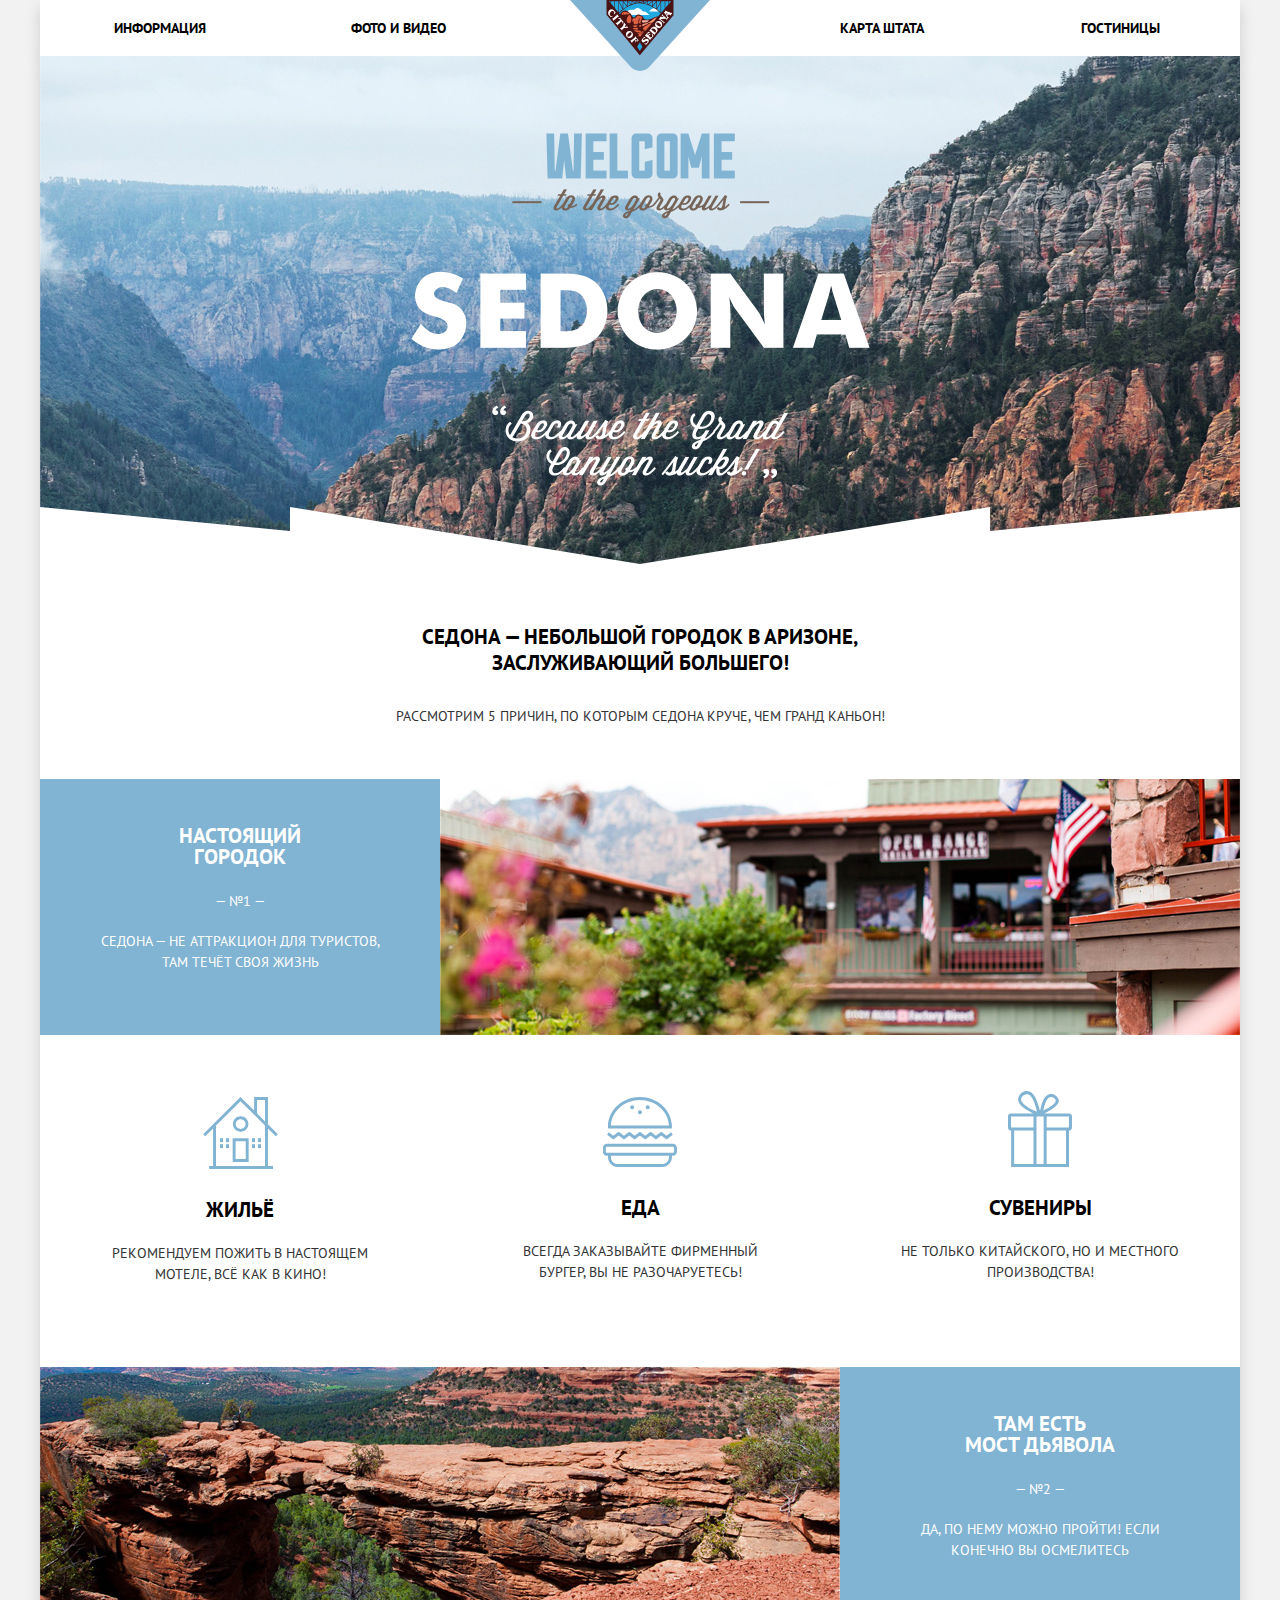
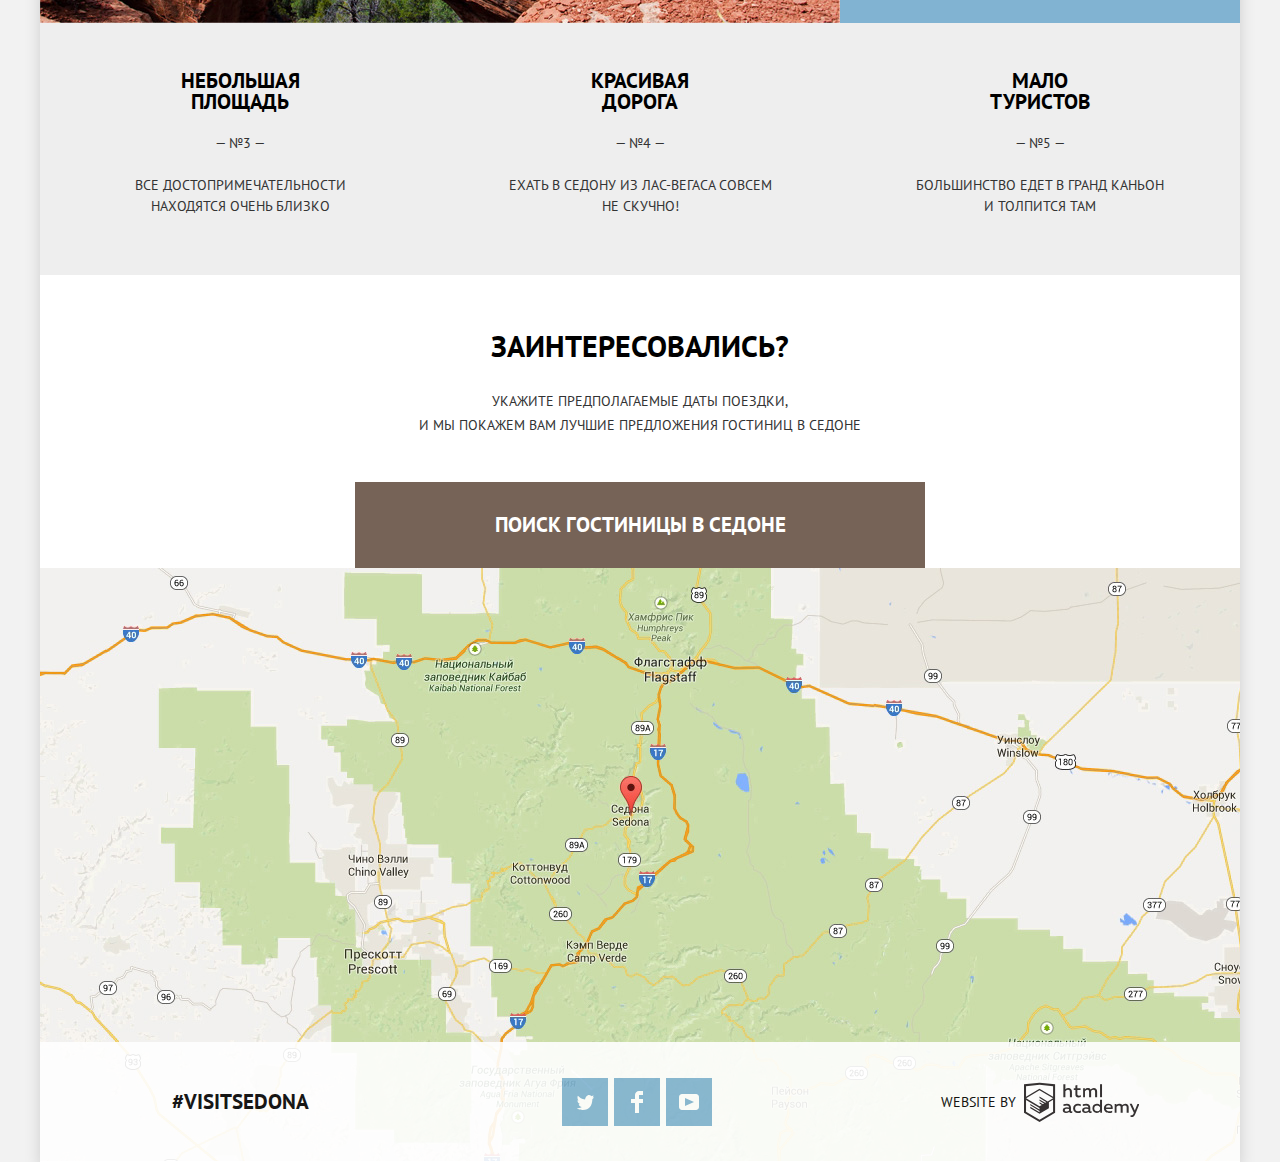
<file: index.html>
<!DOCTYPE html>
<html lang="ru">
  <head>
    <meta charset="utf-8">
    <title>HTML Academy: Седона</title>
    <link href="https://fonts.googleapis.com/css?family=PT+Sans:400,700&display=swap&subset=cyrillic" rel="stylesheet">
    <link href="css/normalize.css" rel="stylesheet">
    <link href="css/style-min.css" rel="stylesheet">
  </head>
  <body>
    <header class="container">
      <nav class="main-navigation">
        <a class="logo-city">
          <img src="img/logo-sedona.svg" width="140" height="71" alt="Логотип города">
        </a>

        <ul class="navigation-list">
          <li><a class="navigation-item" href="#">Информация</a></li>
          <li><a class="navigation-item" href="#">Фото и видео</a></li>
          <li><a class="navigation-item" href="#">Карта штата</a></li>
          <li><a class="navigation-item" href="hotels.html">Гостиницы</a></li>

        </ul>

      </nav>
    </header>
    <main class="container">
      <div class="intro">

        <div class="welcome">
          <img src="img/welcome.png" width="459" height="353" alt="Добро пожаловать в Седону">
        </div>


        <div class="information">

          <h1 class="main-head">Седона — небольшой городок в Аризоне, заслуживающий большего!</h1>

          <p>
            Рассмотрим 5 причин, по которым седона круче, чем гранд каньон!
          </P>

        </div>

      </div>

      <section class="content">

        <h2 class="visually-hidden">Преимущества</h2>

        <ul class="advantages">
          <li class="main-advantages">
            <div class="main-advantages-item">

              <div class="main-advantages-item-text">
                <h3>Настоящий городок</h3>
                <p>— №1 —</p>
                <p>Седона — не аттракцион для туристов, там течёт своя жизнь</p>
              </div>
              <div class="main-advantages-item-img">
                  <img class="main-advantage-photo" src="img/photo-1.jpg" width="800" height="256" alt="Фото города">
              </div>

            </div>
            <ul class="advantages-description">
              <li class="hotels">
                <h4>Жильё</h4>
                <p>Рекомендуем пожить в настоящем мотеле, всё как в кино!</p>
              </li>

              <li class="eats">
                <h4>Еда</h4>
                <p>Всегда заказывайте фирменный бургер, вы не разочаруетесь!</p>
              </li>

              <li class="presents">
                <h4>Сувениры</h4>
                <p>Не только китайского, но и местного производства!</p>
              </li>

            </ul>
          </li>
          <li class="main-advantages">
            <div class="main-advantages-item">
              <div class="main-advantages-item-img">
                <img class="main-advantage-photo" src="img/photo-2.jpg" width="800" height="256" alt="Фото местности">
              </div>

              <div class="main-advantages-item-text">
                <h3>Там есть <br> мост дьявола</h3>
                <p>— №2 —</p>
                <p>Да, по нему можно пройти! Если конечно вы осмелитесь</p>
              </div>
            </div>
          </li>
        </ul>
        <ul  class="other-advantages">
          <li class="advantages-item">
            <h3>Небольшая площадь</h3>
            <p>— №3 —</p>
            <p>Все достопримечательности находятся очень близко</p>
          </li>

          <li  class="advantages-item">
            <h3>Красивая дорога</h3>
            <p>— №4 —</p>
            <p>Ехать в Седону из Лас-Вегаса совсем не скучно!</p>
          </li>

          <li  class="advantages-item">
            <h3>Мало туристов</h3>
            <p>— №5 —</p>
            <p>Большинство едет в гранд каньон <br> и толпится там</p>
          </li>
        </ul>

      </section>

      <section class="reserve">
        <div class="reserve-head">

          <h2>Заинтересовались?</h2>

          <p>
            Укажите предполагаемые даты поездки, <br>
            и мы покажем вам лучшие предложения гостиниц в Седоне
          </p>
          <button class="open-form" type="button" name="open-form-search">Поиск гостиницы в седоне</button>
        </div>
        <div class="container-form">
          <iframe class="map-link" src="https://www.google.com/maps/embed?pb=!1m18!1m12!1m3!1d814533.4430291525!2d-111.95664184459942!3d34.93209598606786!2m3!1f0!2f0!3f0!3m2!1i1024!2i768!4f13.1!3m3!1m2!1s0x872da132f942b00d%3A0x5548c523fa6c8efd!2z0KHQtdC00L7QvdCwLCDQkNGA0LjQt9C-0L3QsCA4NjMzNiwg0KHQqNCQ!5e0!3m2!1sru!2sby!4v1570869610370!5m2!1sru!2sby"
          width="1200" height="594" style="border:0;" allowfullscreen="">
          </iframe>
          <!-- <div class="map"> -->

            <form class="form-reservation form-reservation-show" action="https://echo.htmlacademy.ru" method="post">

              <div class="container-input-inn">
                <label for="search-date-in">Дата заезда:</label>
                <input class="input-date" id="search-date-in" type="text" name="date-in" placeholder="24 апреля 2017">
                <!-- <button class="button-calendar" type="button" name="button-date-in" > -->
                  <svg  class="calendar" version="1.1" xmlns="http://www.w3.org/2000/svg" xmlns:xlink="http://www.w3.org/1999/xlink" x="0px" y="0px"
	                 width="21px" height="22px" viewBox="0 0 21 22" enable-background="new 0 0 21 22" xml:space="preserve" aria-label="Открыть окно подбора даты заезда">
                    <g>
                      <path d="M19.251,2.025h-2.845V0.648c0-0.381-0.294-0.689-0.656-0.689c-0.363,0-0.656,0.308-0.656,0.689v1.377h-3.938V0.648
		                    c0-0.381-0.294-0.689-0.655-0.689c-0.363,0-0.657,0.308-0.657,0.689v1.377H5.906V0.648c0-0.381-0.294-0.689-0.656-0.689
		                    c-0.363,0-0.657,0.308-0.657,0.689v1.377H1.75C0.784,2.025,0,2.847,0,3.862v16.302C0,21.179,0.784,22,1.75,22h17.501
		                    C20.217,22,21,21.179,21,20.164V3.862C21,2.847,20.217,2.025,19.251,2.025z M19.688,20.164c0,0.253-0.195,0.459-0.437,0.459H1.75
		                    c-0.241,0-0.438-0.206-0.438-0.459V3.862c0-0.253,0.196-0.459,0.438-0.459h2.844v1.378c0,0.381,0.294,0.689,0.657,0.689
		                    c0.362,0,0.656-0.308,0.656-0.689V3.403h3.938v1.378c0,0.381,0.294,0.689,0.657,0.689c0.361,0,0.655-0.308,0.655-0.689V3.403h3.938
		                    v1.378c0,0.381,0.293,0.689,0.656,0.689c0.362,0,0.656-0.308,0.656-0.689V3.403h2.845c0.241,0,0.437,0.206,0.437,0.459V20.164z"/>
	                    <rect x="4.594" y="8.225" width="2.625" height="2.066"/>
	                    <rect x="4.594" y="11.668" width="2.625" height="2.067"/>
	                    <rect x="4.594" y="15.112" width="2.625" height="2.066"/>
	                    <rect x="9.188" y="15.112" width="2.625" height="2.066"/>
	                    <rect x="9.188" y="11.668" width="2.625" height="2.067"/>
	                    <rect x="9.188" y="8.225" width="2.625" height="2.066"/>
	                    <rect x="13.781" y="15.112" width="2.625" height="2.066"/>
	                    <rect x="13.781" y="11.668" width="2.625" height="2.067"/>
	                    <rect x="13.781" y="8.225" width="2.625" height="2.066"/>
                    </g>
                  </svg>
                <!-- </button> -->
              </div>

              <div class="container-input-out">
                <label for="search-date-out">Дата выезда:</label>
                <input  class="input-date" id="search-date-out" type="text" name="date-out" placeholder="4 июля 2017">
                <!-- <button class="button-calendar" type="button" name="button-date-out" > -->
                  <svg  class="calendar" version="1.1" xmlns="http://www.w3.org/2000/svg" xmlns:xlink="http://www.w3.org/1999/xlink" x="0px" y="0px"
	                 width="21px" height="22px" viewBox="0 0 21 22" enable-background="new 0 0 21 22" xml:space="preserve" aria-label="Открыть окно подбора даты выезда">
                    <g>
                      <path d="M19.251,2.025h-2.845V0.648c0-0.381-0.294-0.689-0.656-0.689c-0.363,0-0.656,0.308-0.656,0.689v1.377h-3.938V0.648
		                    c0-0.381-0.294-0.689-0.655-0.689c-0.363,0-0.657,0.308-0.657,0.689v1.377H5.906V0.648c0-0.381-0.294-0.689-0.656-0.689
		                    c-0.363,0-0.657,0.308-0.657,0.689v1.377H1.75C0.784,2.025,0,2.847,0,3.862v16.302C0,21.179,0.784,22,1.75,22h17.501
		                    C20.217,22,21,21.179,21,20.164V3.862C21,2.847,20.217,2.025,19.251,2.025z M19.688,20.164c0,0.253-0.195,0.459-0.437,0.459H1.75
		                    c-0.241,0-0.438-0.206-0.438-0.459V3.862c0-0.253,0.196-0.459,0.438-0.459h2.844v1.378c0,0.381,0.294,0.689,0.657,0.689
		                    c0.362,0,0.656-0.308,0.656-0.689V3.403h3.938v1.378c0,0.381,0.294,0.689,0.657,0.689c0.361,0,0.655-0.308,0.655-0.689V3.403h3.938
		                    v1.378c0,0.381,0.293,0.689,0.656,0.689c0.362,0,0.656-0.308,0.656-0.689V3.403h2.845c0.241,0,0.437,0.206,0.437,0.459V20.164z"/>
	                    <rect x="4.594" y="8.225" width="2.625" height="2.066"/>
	                    <rect x="4.594" y="11.668" width="2.625" height="2.067"/>
	                    <rect x="4.594" y="15.112" width="2.625" height="2.066"/>
	                    <rect x="9.188" y="15.112" width="2.625" height="2.066"/>
	                    <rect x="9.188" y="11.668" width="2.625" height="2.067"/>
	                    <rect x="9.188" y="8.225" width="2.625" height="2.066"/>
	                    <rect x="13.781" y="15.112" width="2.625" height="2.066"/>
	                    <rect x="13.781" y="11.668" width="2.625" height="2.067"/>
	                    <rect x="13.781" y="8.225" width="2.625" height="2.066"/>
                    </g>
                  </svg>
                <!-- </button> -->
              </div>

              <div class="count-people">
                <div class="count-people-item-adult">
                  <label for="search-adult">Взрослые:</label>
                  <button class="button-count-minus" type="button" name="adult-min" aria-label="Уменьшить количество взрослых"></button>
                  <input class="input-count" id="search-adult" type="text" name="adult" placeholder="2">
                  <button class="button-count-plus" type="button" name="adult-max" aria-label="Увеличить количество взрослых"></button>
                </div>

                <div class="count-people-item-children">
                  <label for="search-children">Дети:</label>
                  <button class="button-count-minus" type="button" name="children-min" aria-label="Уменьшить количество детей"></button>
                  <input class="input-count" id="search-children" type="text" name="children" placeholder="0">
                  <button class="button-count-plus" type="button" name="children-max" aria-label="Увеличить количество детей"></button>
                </div>
              </div>

              <button class="search" type="submit" name="search">Найти</button>
            </form>
          <!-- </div> -->
        </div>
      </section>
    </main>
    <footer class="container footer-container">

      <div class="footer footer-main">
        <p class="hashtag">
          #visitsedona
        </p>

        <ul class="social">
          <li class="social-button"><a class="twitter" href="#" aria-label="twitter"></a></li>
          <li class="social-button"><a class="facebook" href="#" aria-label="facebook"></a></li>
          <li class="social-button"><a class="youtube" href="#" aria-label="youtube"></a></li>
        </ul>

        <div class="copyright">
          <p>Website by</p>
          <a href="https://htmlacademy.ru/intensive/htmlcss">
            <svg class="logo_academy" xmlns="http://www.w3.org/2000/svg" viewBox="0 0 113 39" width="115px" height="41px" aria-label="Разработчик сайта">
              <title>logo_name</title>
              <path d="M401.93,351.51a2.07,2.07,0,0,0,.58-0.11v1.4a3.41,3.41,0,0,1-1.24.22,1.75,1.75,0,0,1-1.75-1,5.08,5.08,0,0,1-3.3,1.13c-1.59,0-3.06-.87-3.06-2.68,0-2.24,2.08-2.93,3.9-2.93a11.63,11.63,0,0,1,2.28.26v-0.31c0-1.09-.8-1.86-2.3-1.86a7.79,7.79,0,0,0-3.15.67v-1.79a10.72,10.72,0,0,1,3.35-.58c2.48,0,4,1.18,4,3.83v3.14A0.57,0.57,0,0,0,401.93,351.51Zm-6.76-1.19a1.42,1.42,0,0,0,1.64,1.29,3.56,3.56,0,0,0,2.53-1V349.1a10.21,10.21,0,0,0-1.9-.22C396.34,348.89,395.17,349.23,395.17,350.33Z" transform="translate(-355.09 -323.29)"/>
              <path d="M408.15,343.91a5.29,5.29,0,0,1,2.7.67v1.79a4.28,4.28,0,0,0-2.42-.73,2.89,2.89,0,1,0,0,5.76,5.26,5.26,0,0,0,2.55-.67v1.8a6.58,6.58,0,0,1-2.9.6,4.42,4.42,0,0,1-4.72-4.54A4.54,4.54,0,0,1,408.15,343.91Z" transform="translate(-355.09 -323.29)" />
              <path d="M420.93,351.51a2.07,2.07,0,0,0,.58-0.11v1.4a3.41,3.41,0,0,1-1.24.22,1.75,1.75,0,0,1-1.75-1,5.08,5.08,0,0,1-3.3,1.13c-1.59,0-3.06-.87-3.06-2.68,0-2.24,2.08-2.93,3.9-2.93a11.63,11.63,0,0,1,2.28.26v-0.31c0-1.09-.8-1.86-2.3-1.86a7.79,7.79,0,0,0-3.15.67v-1.79a10.72,10.72,0,0,1,3.35-.58c2.48,0,4,1.18,4,3.83v3.14A0.57,0.57,0,0,0,420.93,351.51Zm-6.76-1.19a1.42,1.42,0,0,0,1.64,1.29,3.56,3.56,0,0,0,2.53-1V349.1a10.21,10.21,0,0,0-1.9-.22C415.33,348.89,414.17,349.23,414.17,350.33Z" transform="translate(-355.09 -323.29)"/>
              <path d="M431.76,340.14V352.9H430v-1.39a4.07,4.07,0,0,1-3.35,1.62,4.62,4.62,0,0,1,0-9.22,4,4,0,0,1,3.15,1.37v-5.14h2ZM427,345.62a2.9,2.9,0,0,0,0,5.8,3,3,0,0,0,2.79-1.84v-2.13A3.06,3.06,0,0,0,427,345.62Z" transform="translate(-355.09 -323.29)"/>
              <path d="M438.08,343.91c3.48,0,4.68,2.81,4.12,5.34h-6.58c0.22,1.57,1.75,2.22,3.35,2.22a6.41,6.41,0,0,0,2.77-.62v1.68a7.5,7.5,0,0,1-3.14.6c-2.68,0-5-1.53-5-4.61A4.39,4.39,0,0,1,438.08,343.91Zm0.09,1.62a2.39,2.39,0,0,0-2.57,2.26h4.85A2.06,2.06,0,0,0,438.17,345.53Z" transform="translate(-355.09 -323.29)" />
              <path d="M444.19,352.9v-8.75h1.73v1.09a4,4,0,0,1,2.92-1.33,3,3,0,0,1,2.73,1.4,4.33,4.33,0,0,1,3.06-1.4,3.21,3.21,0,0,1,3.32,3.52v5.47h-2v-5.41a1.67,1.67,0,0,0-1.73-1.84,2.94,2.94,0,0,0-2.17,1.18c0,0.2,0,.4,0,0.6v5.47h-2v-5.41a1.67,1.67,0,0,0-1.73-1.84,3.11,3.11,0,0,0-2.32,1.35v5.91h-2Z" transform="translate(-355.09 -323.29)"/>
              <path d="M466.56,344.15h2l-4.1,9.93c-0.95,2.28-2.19,3-3.52,3a5,5,0,0,1-1.15-.15v-1.66a3,3,0,0,0,.89.13c0.95,0,1.66-.67,2.17-2l0.18-.44-4.16-8.82H461l3,6.6Z" transform="translate(-355.09 -323.29)" />
              <path d="M395.75,324.82v5a4,4,0,0,1,2.83-1.2,3.41,3.41,0,0,1,3.61,3.57v5.41h-2v-5.16a1.9,1.9,0,0,0-2-2.1,3.08,3.08,0,0,0-2.44,1.46v5.8h-2V324.82h2Z" transform="translate(-355.09 -323.29)" />
              <path d="M407.52,325.71v3.12h3.17v1.71h-3.17v4c0,1.15.53,1.53,1.66,1.53a4.71,4.71,0,0,0,1.77-.35v1.68a7.14,7.14,0,0,1-2.35.38,2.68,2.68,0,0,1-3-2.88v-4.38H404v-1.71h1.57v-2.64Z" transform="translate(-355.09 -323.29)"/>
              <path d="M413.19,337.58v-8.75h1.73v1.09a4,4,0,0,1,2.92-1.33,3,3,0,0,1,2.73,1.4,4.33,4.33,0,0,1,3.06-1.4,3.21,3.21,0,0,1,3.32,3.52v5.47h-2v-5.41a1.67,1.67,0,0,0-1.73-1.84,2.94,2.94,0,0,0-2.17,1.18c0,0.2,0,.4,0,0.6v5.47h-2v-5.41a1.67,1.67,0,0,0-1.73-1.84,3.11,3.11,0,0,0-2.32,1.35v5.91h-2Z" transform="translate(-355.09 -323.29)" />
              <rect x="74.72" y="1.52" width="1.95" height="12.76"/>
              <path d="M370.53,323.31l-0.16,0-15.28,1.6v28L370.37,362l15.28-9.09v-28Zm13.12,28.45-13.28,7.9-13.28-7.9V340.28l13.22,7.87,0,1.43-9.07-5.4v1.38l9.11,5.47,0,1.46-9.1-5.42v1.38l9.11,5.47h0l9.19-5.5v-1.39h0v-4.52l4.1-2.45v11.67Zm0-13.16L380,340.74h0l-1.68,1-8-4.76v1.38l6.84,4.07-0.06,0-0.15.09-1,.57-5.64-3.36v1.38l4.45,2.65-1.05.7,0,0-3.36-2v1.38l2.21,1.3-2.25,1.35-13.16-7.82,13.17-7.92h0Zm0-1.39-13.35-7.87h0l-13.2,7.86v-10.5l13.28-1.39,13.28,1.39v10.51Z" transform="translate(-355.09 -323.29)"/>
            </svg>
          </a>
        </div>
      </div>
    </footer>
    <script src="js/popup-min.js"></script>
  </body>
</html>
</file>
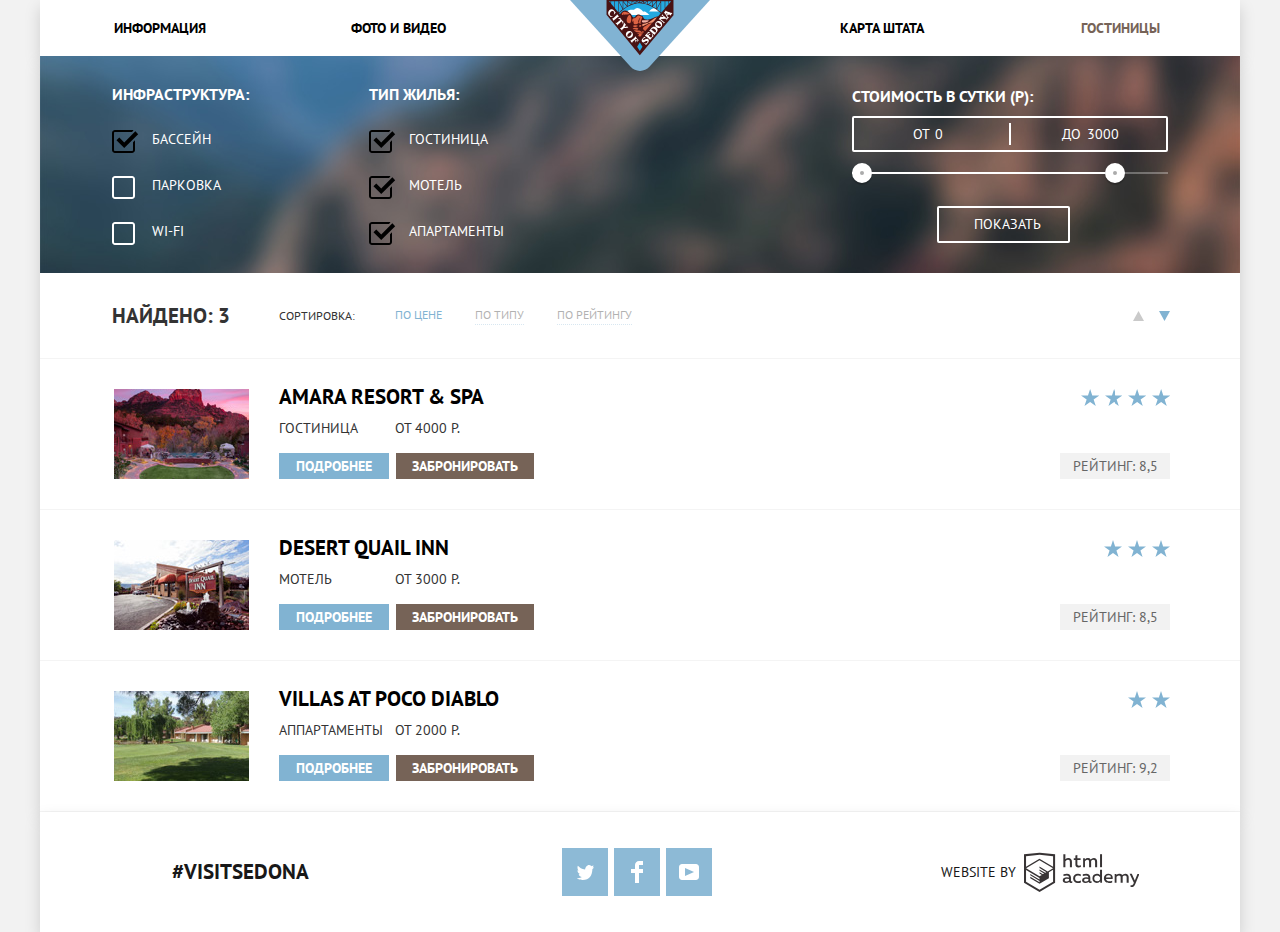
<file: hotels.html>
<!DOCTYPE html>
<html lang="ru">
  <head>
    <meta charset="utf-8">
    <title>HTML Academy: Седона</title>
    <link href="https://fonts.googleapis.com/css?family=PT+Sans:400,700&display=swap&subset=cyrillic" rel="stylesheet">
    <link href="css/normalize.css" rel="stylesheet">
    <link href="css/style-min.css" rel="stylesheet">
  </head>
  <body>
    <header class="container">
      <nav  class="main-navigation">
        <a class="logo-city" href="index.html">
          <img src="img/logo-sedona.svg" width="140" height="71" alt="Логотип города">
        </a>

        <ul class="navigation-list">
          <li><a class="navigation-item" href="#">Информация</a></li>
          <li><a class="navigation-item" href="#">Фото и видео</a></li>
          <li><a class="navigation-item" href="#">Карта штата</a></li>
          <li><a class="navigation-item navigation-item-current">Гостиницы</a></li>
        </ul>
      </nav>
    </header>

    <main class="container">

      <h1 class="visually-hidden">Каталог</h1>

      <section>
        <h2 class="visually-hidden">Фильтр</h2>
        <form class="form-filter" action="https://echo.htmlacademy.ru" method="post">

          <div class="filters">
            <fieldset>
              <legend>Инфраструктура:</legend>
              <ul class="filter-list">
                <li>
                  <label for="filter-swimmingpull" class="filter-checkbox">
                    <input id="filter-swimmingpull" class="visually-hidden" type="checkbox" name="swimmingpull" checked>
                    <span class="checkbox-indicator"></span>
                    <span class="checkbox-name">Бассейн</span>
                  </label>
                </li>
                <li>
                  <label for="filter-parcking" class="filter-checkbox">
                    <input id="filter-parcking" class="visually-hidden" type="checkbox" name="parcking">
                    <span class="checkbox-indicator"></span>
                    <span class="checkbox-name">Парковка</span>
                  </label>
                </li>
                <li>
                  <label for="filter-wifi" class="filter-checkbox">
                    <input id="filter-wifi" class="visually-hidden" type="checkbox" name="wifi">
                    <span class="checkbox-indicator"></span>
                    <span class="checkbox-name">wi-fi</span>
                  </label>
                </li>
              </ul>
            </fieldset>

            <fieldset>
              <legend>Тип жилья:</legend>
              <ul  class="filter-list">
                <li>
                  <label for="filter-hotel" class="filter-checkbox">
                    <input id="filter-hotel" class="visually-hidden" type="checkbox" name="hotel" checked>
                    <span class="checkbox-indicator"></span>
                    <span class="checkbox-name">гостиница</span>
                  </label>
                </li>
                <li>
                  <label for="filter-motel" class="filter-checkbox">
                    <input id="filter-motel" class="visually-hidden" type="checkbox" name="motel" checked>
                    <span class="checkbox-indicator"></span>
                    <span class="checkbox-name">мотель</span>
                  </label>
                </li>
                <li>
                  <label for="filter-apartment" class="filter-checkbox">
                    <input id="filter-apartment" class="visually-hidden" type="checkbox" name="apartment" checked>
                    <span class="checkbox-indicator"></span>
                    <span class="checkbox-name">апартаменты</span>
                  </label>
                </li>
              </ul>
            </fieldset>
          </div>

          <div class="filter-range">
            <div class="filter-range-title">Стоимость в сутки (р):</div>
            <div class="price-controls">
              <label class="min-price">от <input type="text" name="min-price" value="0"></label>
              <label class="max-price">до <input type="text" name="max-price" value="3000"></label>
            </div>
            <div class="range-controls">
              <div class="scale">
                <div class="bar"></div>
              </div>
              <div class="range-toggle range-toggle-min"></div>
              <div class="range-toggle range-toggle-max"></div>
            </div>
            <button class="btn-transparent" type="submit" name="show">Показать</button>
          </div>
        </form>
      </section>

      <section  class="sort-hotels">
        <div class="sort-info">
          <h2 class="visually-hidden">Сотртировка</h2>
          <p class="search-count">Найдено: 3</p>
          <p class="label-ul">сортировка:</p>
          <ul class="sort">
            <li class="sort-item"><a class="check" href="#">по цене</a></li>
            <li class="sort-item"><a class="disabled" href="#">по типу</a></li>
            <li class="sort-item"><a class="disabled" href="#">по рейтингу</a></li>
          </ul>

        </div>
        <div class="direction">
          <a class="direction-sort" href="#">
            <svg xmlns="http://www.w3.org/2000/svg" width="11" height="10" viewBox="0 0 11 10" aria-label="Направление сортировки по-возрастанию">
              <path fill="#231F20" d="M5.5 0L0 10h11z"/>
            </svg>
          </a>
          <a class="direction-sort direction-sort-active" href="#">
            <svg xmlns="http://www.w3.org/2000/svg" width="11" height="10" viewBox="0 0 11 10" aria-label="Направление сортировки по-убыванию">
              <path fill="#231F20" d="M5.5 10L0 0h11"/>
            </svg>
          </a>
        </div>
      </section>

      <section>

        <h2 class="visually-hidden">Отобранные варианты</h2>

        <ul class="hotels-list">
          <li class="hotels-list-item">
            <div class="hotels-list-container">
              <p class="hotels-item-photo">
                <img src="img/hotel-amara-resort.jpg" width="135" height="90" alt="Amara resort and spa">
              </p>
              <div class="hotels-item">
                <div class="hotels-item-info">
                  <h3>
                    <a class="hotel-name" href="#">Amara resort & spa</a>
                  </h3>

                  <div class="hotels-item-coast">
                    <p>Гостиница</p>
                    <p>от 4000 р.</p>
                  </div>

                </div>

                <p class="hotels-item-button">
                  <a class="button info" href="#">Подробнее</a>
                  <a class="button order" href="#">Забронировать</a>
                </p>
              </div>
            </div>
            <div class="hotels-item-rating">
              <p class="stars stars-4" aria-label="4 звезды"></p>
              <p class="rating">Рейтинг: 8,5</p>
            </div>

          </li>

          <li class="hotels-list-item">
            <div class="hotels-list-container">
              <p class="hotels-item-photo">
                <img src="img/hotel-desert-quail-inn.jpg" width="135" height="90" alt="Desert Quail Inn">
              </p>
              <div class="hotels-item">
                <div class="hotels-item-info">
                  <h3>
                    <a class="hotel-name" href="#">Desert Quail Inn</a>
                  </h3>
                  <div class="hotels-item-coast">
                    <p>Мотель</p>
                    <p>от 3000 р.</p>
                  </div>
                </div>

                <p class="hotels-item-button">
                  <a class="button info" href="#">Подробнее</a>
                  <a class="button order" href="#">Забронировать</a>
                </p>
              </div>
            </div>
            <div class="hotels-item-rating">
              <p class="stars stars-3" aria-label="3 звезды"></p>
              <p class="rating">Рейтинг: 8,5</p>
            </div>

          </li>

          <li class="hotels-list-item">
            <div class="hotels-list-container">
              <p class="hotels-item-photo">
                <img src="img/hotel-villas-at-poco-diablo.jpg" width="135" height="90" alt="Villas at poco diablo">
              </p>
              <div class="hotels-item">
                <div class="hotels-item-info">
                  <h3>
                    <a class="hotel-name" href="#">Villas at poco diablo</a>
                  </h3>
                  <div class="hotels-item-coast">
                    <p>Аппартаменты</p>
                    <p>от 2000 р.</p>
                  </div>
                </div>
                <p class="hotels-item-button">
                  <a  class="button info" href="#">Подробнее</a>
                  <a class="button order" href="#">Забронировать</a>
                </p>
              </div>
            </div>
            <div class="hotels-item-rating">
              <p class="stars stars-2" aria-label="2 звезды"></p>
              <p class="rating">Рейтинг: 9,2</p>
            </div>

          </li>
        </ul>
      </section>

    </main>
    <footer class="container footer-container">
      <div class="footer">
        <p class="hashtag">
          #visitsedona
        </p>

        <ul class="social">
          <li class="social-button"><a class="twitter" href="#" aria-label="twitter"></a></li>
          <li class="social-button"><a class="facebook" href="#" aria-label="facebook"></a></li>
          <li class="social-button"><a class="youtube" href="#" aria-label="youtube"></a></li>
        </ul>

        <p class="copyright">
          Website by
          <a href="https://htmlacademy.ru/intensive/htmlcss">
            <svg class="logo_academy" xmlns="http://www.w3.org/2000/svg" viewBox="0 0 113 39" width="115px" height="41px" aria-label="Разработчик сайта">
              <title>logo_name</title>
              <path d="M401.93,351.51a2.07,2.07,0,0,0,.58-0.11v1.4a3.41,3.41,0,0,1-1.24.22,1.75,1.75,0,0,1-1.75-1,5.08,5.08,0,0,1-3.3,1.13c-1.59,0-3.06-.87-3.06-2.68,0-2.24,2.08-2.93,3.9-2.93a11.63,11.63,0,0,1,2.28.26v-0.31c0-1.09-.8-1.86-2.3-1.86a7.79,7.79,0,0,0-3.15.67v-1.79a10.72,10.72,0,0,1,3.35-.58c2.48,0,4,1.18,4,3.83v3.14A0.57,0.57,0,0,0,401.93,351.51Zm-6.76-1.19a1.42,1.42,0,0,0,1.64,1.29,3.56,3.56,0,0,0,2.53-1V349.1a10.21,10.21,0,0,0-1.9-.22C396.34,348.89,395.17,349.23,395.17,350.33Z" transform="translate(-355.09 -323.29)"/>
              <path d="M408.15,343.91a5.29,5.29,0,0,1,2.7.67v1.79a4.28,4.28,0,0,0-2.42-.73,2.89,2.89,0,1,0,0,5.76,5.26,5.26,0,0,0,2.55-.67v1.8a6.58,6.58,0,0,1-2.9.6,4.42,4.42,0,0,1-4.72-4.54A4.54,4.54,0,0,1,408.15,343.91Z" transform="translate(-355.09 -323.29)" />
              <path d="M420.93,351.51a2.07,2.07,0,0,0,.58-0.11v1.4a3.41,3.41,0,0,1-1.24.22,1.75,1.75,0,0,1-1.75-1,5.08,5.08,0,0,1-3.3,1.13c-1.59,0-3.06-.87-3.06-2.68,0-2.24,2.08-2.93,3.9-2.93a11.63,11.63,0,0,1,2.28.26v-0.31c0-1.09-.8-1.86-2.3-1.86a7.79,7.79,0,0,0-3.15.67v-1.79a10.72,10.72,0,0,1,3.35-.58c2.48,0,4,1.18,4,3.83v3.14A0.57,0.57,0,0,0,420.93,351.51Zm-6.76-1.19a1.42,1.42,0,0,0,1.64,1.29,3.56,3.56,0,0,0,2.53-1V349.1a10.21,10.21,0,0,0-1.9-.22C415.33,348.89,414.17,349.23,414.17,350.33Z" transform="translate(-355.09 -323.29)"/>
              <path d="M431.76,340.14V352.9H430v-1.39a4.07,4.07,0,0,1-3.35,1.62,4.62,4.62,0,0,1,0-9.22,4,4,0,0,1,3.15,1.37v-5.14h2ZM427,345.62a2.9,2.9,0,0,0,0,5.8,3,3,0,0,0,2.79-1.84v-2.13A3.06,3.06,0,0,0,427,345.62Z" transform="translate(-355.09 -323.29)"/>
              <path d="M438.08,343.91c3.48,0,4.68,2.81,4.12,5.34h-6.58c0.22,1.57,1.75,2.22,3.35,2.22a6.41,6.41,0,0,0,2.77-.62v1.68a7.5,7.5,0,0,1-3.14.6c-2.68,0-5-1.53-5-4.61A4.39,4.39,0,0,1,438.08,343.91Zm0.09,1.62a2.39,2.39,0,0,0-2.57,2.26h4.85A2.06,2.06,0,0,0,438.17,345.53Z" transform="translate(-355.09 -323.29)" />
              <path d="M444.19,352.9v-8.75h1.73v1.09a4,4,0,0,1,2.92-1.33,3,3,0,0,1,2.73,1.4,4.33,4.33,0,0,1,3.06-1.4,3.21,3.21,0,0,1,3.32,3.52v5.47h-2v-5.41a1.67,1.67,0,0,0-1.73-1.84,2.94,2.94,0,0,0-2.17,1.18c0,0.2,0,.4,0,0.6v5.47h-2v-5.41a1.67,1.67,0,0,0-1.73-1.84,3.11,3.11,0,0,0-2.32,1.35v5.91h-2Z" transform="translate(-355.09 -323.29)"/>
              <path d="M466.56,344.15h2l-4.1,9.93c-0.95,2.28-2.19,3-3.52,3a5,5,0,0,1-1.15-.15v-1.66a3,3,0,0,0,.89.13c0.95,0,1.66-.67,2.17-2l0.18-.44-4.16-8.82H461l3,6.6Z" transform="translate(-355.09 -323.29)" />
              <path d="M395.75,324.82v5a4,4,0,0,1,2.83-1.2,3.41,3.41,0,0,1,3.61,3.57v5.41h-2v-5.16a1.9,1.9,0,0,0-2-2.1,3.08,3.08,0,0,0-2.44,1.46v5.8h-2V324.82h2Z" transform="translate(-355.09 -323.29)" />
              <path d="M407.52,325.71v3.12h3.17v1.71h-3.17v4c0,1.15.53,1.53,1.66,1.53a4.71,4.71,0,0,0,1.77-.35v1.68a7.14,7.14,0,0,1-2.35.38,2.68,2.68,0,0,1-3-2.88v-4.38H404v-1.71h1.57v-2.64Z" transform="translate(-355.09 -323.29)"/>
              <path d="M413.19,337.58v-8.75h1.73v1.09a4,4,0,0,1,2.92-1.33,3,3,0,0,1,2.73,1.4,4.33,4.33,0,0,1,3.06-1.4,3.21,3.21,0,0,1,3.32,3.52v5.47h-2v-5.41a1.67,1.67,0,0,0-1.73-1.84,2.94,2.94,0,0,0-2.17,1.18c0,0.2,0,.4,0,0.6v5.47h-2v-5.41a1.67,1.67,0,0,0-1.73-1.84,3.11,3.11,0,0,0-2.32,1.35v5.91h-2Z" transform="translate(-355.09 -323.29)" />
              <rect x="74.72" y="1.52" width="1.95" height="12.76"/>
              <path d="M370.53,323.31l-0.16,0-15.28,1.6v28L370.37,362l15.28-9.09v-28Zm13.12,28.45-13.28,7.9-13.28-7.9V340.28l13.22,7.87,0,1.43-9.07-5.4v1.38l9.11,5.47,0,1.46-9.1-5.42v1.38l9.11,5.47h0l9.19-5.5v-1.39h0v-4.52l4.1-2.45v11.67Zm0-13.16L380,340.74h0l-1.68,1-8-4.76v1.38l6.84,4.07-0.06,0-0.15.09-1,.57-5.64-3.36v1.38l4.45,2.65-1.05.7,0,0-3.36-2v1.38l2.21,1.3-2.25,1.35-13.16-7.82,13.17-7.92h0Zm0-1.39-13.35-7.87h0l-13.2,7.86v-10.5l13.28-1.39,13.28,1.39v10.51Z" transform="translate(-355.09 -323.29)"/>
            </svg>
          </a>
        </p>
      </div>
    </footer>
  </body>
</html>
</file>
<file: css/style-min.css>
body{margin:0;padding:0;font-family:"PT Sans",Arial,sans-serif;font-size:14px;text-align:center;line-height:26px;font-weight:400;color:#333;text-transform:uppercase;background-color:#f2f2f2}img{max-width:100%;height:auto}.navigation-list{list-style:none;background-color:#fff}.navigation-item{color:#000;text-decoration:none;font-weight:700}.navigation-item:hover,.navigation-item:focus{color:#81b3d2}.navigation-item:active{color:#000;opacity:.3}.navigation-item-current{color:#766357}.welcome{background-color:#a9a9a9;background-image:url(../img/polygon.svg),url(../img/background.jpg);background-position:center bottom,center -55px;background-size:1200px 57px,auto;background-repeat:no-repeat}.information{background-color:#fff}.main-head{color:#000;font-size:21px;font-weight:700;line-height:26px;background-color:#fff;width:470px;margin:60px auto 27px}.advantages,.advantages-item,.advantages-description,.social,.form-filter ul,.hotels-list{list-style:none}.main-advantages-item{color:#fff;background-color:#81b3d2}.main-advantages-item-text{width:400px}.main-advantages-item h3{width:155px;margin:46px auto 15px}.main-advantages-item p{width:305px;margin:9px auto 10px;line-height:21px;display:inline-block;vertical-align:top}.main-advantages-item{height:256px}.advantages-description,.hotels-list{background-color:#fff}.advantages-item{width:400px;line-height:21px;display:flex;flex-direction:column}.advantages-item h3{color:#000;font-weight:700;font-size:21px;width:120px;margin:0 auto;margin-top:47px;margin-bottom:8px}.advantages-item p{width:265px;margin:0 auto;margin-top:13px;margin-bottom:8px}.advantages h3{font-size:21px;line-height:21px;font-weight:700}.advantage,.reserve-head{background-color:#fff}.advantages h4{color:#000}.hotels::before{margin-top:4px;width:75px;height:72px;margin-top:6px;content:"";background-image:url(../img/icon-1.svg);background-repeat:no-repeat;background-position:0 0}.eats::before{width:74px;height:70px;margin-top:6px;content:"";background-image:url(../img/icon-2.svg);background-repeat:no-repeat;background-position:0 0}.presents::before{content:"";width:64px;height:76px;background-image:url(../img/icon-3.svg);background-repeat:no-repeat;background-position:0 0}.reserve h2{color:#000;font-size:30px;line-height:42px;font-weight:700;margin:0 auto}.reserve-head{z-index:3;position:relative;padding-top:50px}.reserve p{line-height:24px}.form-reservation{width:568px;box-shadow:0 7px 15px rgba(0,1,1,.15);background-color:#fff}.open-form{width:570px;padding:30px 139px 30px 139px;font-size:21px;font-weight:700;line-height:26px;text-transform:uppercase;color:#fff;background-color:#766357;border:0;margin:0 auto}.open-form:hover,.open-form:focus{background-color:#604e43}.open-form:active{text-transform:uppercase;background-color:#503e33;opacity:.3}.input-date,.input-count{background-color:#f2f2f2;border:0;padding-top:7px;padding-bottom:6px;padding-left:13px;padding-right:13px;font-size:14px;font-weight:700;text-transform:uppercase;line-height:25px;height:38px;box-sizing:border-box}.input-date:hover,.input-count:hover{background-color:#ebebeb}.input-date:focus,.input-count:focus{background-color:#fff;border:2px solid #e5e5e5}.input-date::placeholder,.input-count::placeholder{color:#000}.input-date{width:346px;box-sizing:border-box}.input-count{width:38px}.form-reservation button{background-color:#f2f2f2;border:0}.form-reservation label{font-size:14px;font-weight:700;text-transform:uppercase;line-height:26px;display:block;margin:auto 0}.calendar{fill:#cacaca;position:absolute;left:428px;top:9px}.calendar:hover,.calendar:focus{fill:#000}.calendar:active{fill:#81b3d2}.button-calendar{padding:0}.button-count-minus{width:38px;height:38px;position:relative;margin:0;padding:0}.button-count-minus::after{content:"";width:12px;height:3px;position:absolute;left:calc(50% - 6px);top:calc(50% - 1.5px);background:#a9a9a9}.button-count-plus{width:38px;height:38px;position:relative;margin:0;padding:0}.button-count-plus::after{content:"";width:11px;height:3px;position:absolute;left:calc(50% - 5.5px);top:calc(50% - 1.5px);background:#a9a9a9}.button-count-plus::before{content:"";width:3px;height:11px;position:absolute;left:calc(50% - 1.5px);top:calc(50% - 5.5px);background:#a9a9a9}.button-count-minus:hover::after,.button-count-plus:hover::after,.button-count-plus:hover::before,.button-count-minus:focus::after,.button-count-plus:focus::after,.button-count-plus:focus::before{background-color:#000}.button-count-minus:active::after,.button-count-plus:active::after,.button-count-plus:active::before{background-color:#81b3d2}.form-reservation .search{background-color:#81b3d2;padding:17px 197px 15px 196px;margin-bottom:57px;color:#fff;font-size:21px;font-weight:700;line-height:26px;text-transform:uppercase;border:0}.search:hover,.search:focus{background-color:#669ec0}.search:active{opacity:.3;background-color:#5496bd}.container-form{width:1200px;height:594px}.map-link{position:absolute;z-index:1;left:0;background-image:url(../img/map.jpg);background-position:0 0;background-repeat:no-repeat;background-size:auto}.hotel-name{color:#000;text-decoration:none;font-size:21px;font-weight:700;line-height:36px;text-transform:uppercase}.hotel-name:hover,.hotel-name:focus{color:#81b3d2}.hotel-name:active{color:#000;opacity:.3}.hotels-list .button{color:#fff;font-weight:700;line-height:21px;text-decoration:none}.hotels-list{margin:0;padding:0}.info{width:110px;background-color:#81b3d2;padding-left:17px;padding-right:17px;padding-top:4px;padding-bottom:4px}.info:hover,.info:focus{background-color:#669ec0}.info:active{color:#fff;opacity:.3;background-color:#5496bd}.order{width:142px;background-color:#766357;padding-left:16px;padding-right:16px;padding-top:4px;padding-bottom:4px;margin-left:3px}.order:hover,.order:focus{background-color:#604e43}.order:active{color:#fff;opacity:.3;background-color:#503e33}.rating{width:110px;color:#666;background-color:#f2f2f2;margin-bottom:30px}.stars{height:17px;background-image:url(../img/star.svg);background-position:0 0;background-repeat:space;margin-top:0}.stars-4{width:89px}.stars-3{width:66px}.stars-2{width:42px}.footer{opacity:.9;background-color:#fff}.hashtag{color:#000;font-size:21px;font-weight:700;text-transform:uppercase}.social-button{background-color:#81b3d2;margin:0;margin-right:6px}.twitter{width:17px;height:15px;background-image:url(../img/twitter-icon.svg);background-position:center center;background-repeat:no-repeat;padding-left:15px;padding-right:14px;padding-top:17px;padding-bottom:16px}.facebook{width:12px;height:22px;background-image:url(../img/facebook-icon.svg);background-position:center center;background-repeat:no-repeat;padding-left:17px;padding-right:17px;padding-top:13px;padding-bottom:13px}.youtube{width:20px;height:16px;background-image:url(../img/youtube-icon.svg);background-position:center center;background-repeat:no-repeat;padding-left:13px;padding-right:13px;padding-top:16px;padding-bottom:16px}.copyright{color:#000}.logo_academy{fill:#231f20}.logo_academy:hover,.logo_academy:focus{fill:#81b3d2}.logo_academy:active{fill:#bdbbbc}.form-filter{color:#fff;line-height:21px;background-color:#2f4249;background-image:url(../img/background-hotel.jpg);background-position:center center;background-repeat:no-repeat}.form-filter legend,.coast p{font-size:16px;font-weight:700;line-height:21px}.form-filter fieldset{border:0;text-align:left}.form-filter button{color:#fff;font-size:14px;font-weight:400;line-height:21px;text-transform:uppercase;width:133px;border:2px solid #fff;background-color:Transparent}.form-filter button:hover,.form-filter button:focus{color:#000;border:2px solid #fff;background-color:#fff}.visually-hidden{position:absolute;clip:rect(0 0 0 0);width:1px;height:1px;margin:-1px}.container{width:1200px;margin:0 auto;background-color:#fff;box-shadow:0 7px 15px rgba(0,1,1,.15)}.footer-container{position:relative}.logo-city{position:absolute;left:50%;margin-left:-70px}.main-navigation{width:100%;display:flex;flex-direction:column;align-items:center;background-color:#fff;position:relative}.navigation-list{width:100%;display:flex;flex-wrap:wrap;justify-content:flex-start;padding:0;margin:0}.navigation-list li:nth-child(4n-1){margin-left:auto}.navigation-list li:nth-child(4n-2){margin-right:auto}.navigation-list li{text-align:left;width:239px;min-height:56px;display:flex;justify-content:center;align-items:center}.site-navigation{width:239px;display:flex;flex-wrap:wrap}.intro{width:100%;margin-bottom:36px;display:flex;flex-direction:column;background-color:#fff}.welcome{padding:77px 370px 70px 370px}.content{background-color:#fff;z-index:3;position:relative}.advantages{width:100%;padding:0;margin:0;display:flex;flex-direction:column}.main-advantages{display:flex;flex-direction:column}.main-advantages-item{display:flex}.main-advantage-photo{width:800px;height:256px;max-width:800px}.advantages-description{display:flex;flex-wrap:wrap;margin-top:56px;margin-bottom:68px;justify-content:space-around;padding:0}.advantages-description li{width:285px;display:flex;flex-direction:column;align-items:center}.advantages-description h4{font-weight:700;font-size:21px;line-height:21px;margin:30px auto 9px;width:100%}.advantages-description p{font-weight:400;font-size:14px;line-height:21px;width:100%}.other-advantages{display:flex;flex-wrap:wrap;width:100%;padding:0;margin:0;padding-bottom:50px;background-color:#eee}.reserve{display:flex;flex-direction:column}.reserve p{margin:0 auto;margin-top:22px;margin-bottom:45px}.container-form{display:flex;flex-direction:column;align-items:center;position:relative}.form-reservation{display:none;flex-direction:column;align-items:center;margin-bottom:78px}@keyframes bounce{0%{transform:translateY(-395px)}70%{transform:translateY(30px)}90%{transform:translateY(-10px)}to{transform:translateY(0)}}.form-reservation-show{display:flex;z-index:2}.form-reservation-animation{animation-name:bounce;animation-duration:.6s}@keyframes shake{0%,to{transform:translateX(0)}10%,30%,50%,70%,90%{transform:translateX(-10px)}20%,40%,60%,80%{transform:translateX(10px)}}.form-reservation-error{animation-name:shake;animation-duration:.6s}.container-input-inn{margin-top:55px;display:flex;position:relative;align-items:center}.container-input-out{margin-top:29px;display:flex;position:relative}.container-input-inn label,.container-input-out label{margin-right:21px}.count-people{display:flex;justify-content:center;margin-top:31px;margin-bottom:50px;width:460px;flex-wrap:wrap}.count-people-item-adult,.count-people-item-children{display:flex}.count-people-item-children{margin-left:53px}.count-people-item-adult label{margin-right:41px}.count-people-item-children label{margin-right:27px}.footer{display:flex;justify-content:space-around;width:100%;min-height:120px;height:120px;align-items:center}.footer-main{position:absolute;bottom:0;z-index:2}.social{display:flex;padding:0;margin-top:auto;margin-bottom:auto;width:400px;justify-content:center}.hashtag{margin-top:auto;margin-bottom:auto;width:400px}.social-button{display:flex;justify-content:center;align-items:center;min-height:48px;height:48px;box-sizing:border-box;vertical-align:top}.social-button:hover,.social-button:focus{background-color:#669ec0}.social-button:active .twitter,.social-button:active .facebook,.social-button:active .youtube{opacity:.3}.social-button:active{background-color:#5496bd}.copyright{display:flex;margin-top:auto;margin-bottom:auto;align-items:center;width:400px;justify-content:center}.copyright a{display:flex;margin-left:8px}.copyright p{display:flex;margin:0}.form-filter{display:flex;justify-content:space-between;min-height:217px;height:100px;align-items:center}.filter-list{display:flex;padding:0;flex-direction:column;margin:0;list-style:none;line-height:18px}.filters{display:flex;margin-left:72px;margin-right:115px;margin-top:auto;margin-bottom:auto}.filter-list li{margin-bottom:23px}.filter-list li:last-child{margin-bottom:0}.filters fieldset{padding:0;margin:0;margin-right:120px}.filters legend{margin-bottom:25px}.filters label{position:relative;display:flex;cursor:pointer;user-select:none}.filter-checkbox{position:relative;cursor:pointer;padding-left:40px}.checkbox-name{display:inline-block;vertical-align:middle;min-height:23px}.filter-checkbox input[type=checkbox]+.checkbox-indicator{position:absolute;top:0;left:0;width:23px;height:23px;background-image:url(../img/checkbox-off.svg);background-repeat:no-repeat;background-position:0 0}.filter-checkbox input[type=checkbox]:focus+.checkbox-indicator{border-color:#663d15;outline:thin dotted;outline:5px auto -webkit-focus-ring-color}.filter-checkbox input[type=checkbox]:checked+.checkbox-indicator{content:"";position:absolute;width:27px;height:23px;background-image:url(../img/checkbox-on.svg);background-repeat:no-repeat;background-position:0 0}.filter-range{width:316px;margin:auto 72px;color:#fff;text-transform:uppercase}.filter-range-title{margin-bottom:9px;font-weight:600;font-size:16px;line-height:21px;text-align:left}.price-controls{position:relative;height:32px;margin-bottom:20px;font-size:0;border:2px solid #fff;border-radius:2px}.price-controls::after{content:"";position:absolute;top:50%;left:50%;width:2px;height:22px;background:#fff;transform:translate(-50%,-50%)}.price-controls label{display:inline-block;font-size:14px;line-height:30px;vertical-align:top;cursor:pointer}.price-controls .min-price,.price-controls .max-price{width:120px;padding-left:30px}.price-controls input{width:50px;margin:0;color:inherit;font:inherit;background:0 0;border:0}.range-controls{position:relative;margin-bottom:32px}.range-controls .scale{height:2px;background:rgba(255,255,255,.3)}.range-controls .bar{width:80%;height:2px;background:#fff}.range-toggle{position:absolute;top:-9px;width:4px;height:4px;background:#ababab;border:8px solid #fff;border-radius:50%;box-shadow:0 2px 1px 0 rgba(0,1,1,.2);cursor:pointer}.range-toggle:focus,.range-toggle:hover{top:-10px;border:10px solid #fff;position:absolute;top:-9px;width:4px;height:4px;background:#ababab;border:8px solid #fff;border-radius:50%;box-shadow:0 2px 1px 0 rgba(0,1,1,.2);cursor:pointer}.range-toggle-min{left:0}.range-toggle-max{left:80%}.range-toggle:hover{background:#1c4f80}.btn-transparent{display:block;margin:0;padding:6px 35px;margin-left:85px;margin-right:95px;font-size:14px;line-height:20px;color:#fff;text-transform:uppercase;background:0 0;border:2px solid #fff;border-radius:2px;cursor:pointer}.btn-transparent:hover{color:#000;background:#fff}.search-count{font-size:21px;font-weight:700;line-height:26px;text-transform:uppercase;margin-top:auto;margin-bottom:auto;margin-left:72px;margin-right:49px;display:inline-block;vertical-align:top}.sort-info{display:flex;justify-content:center;align-items:center}.label-ul,.sort-item{font-size:12px;font-weight:400;line-height:18px;text-transform:uppercase}.label-ul{margin:auto}.sort-item{display:flex;margin:0;margin-right:33px}.sort-item a{text-decoration:none;border-bottom:1px dotted #81b3d2}.sort-item .check{color:#81b3d2;border-bottom:none}.disabled{opacity:.3;color:#000}.disabled:hover,.disabled:focus{color:#81b3d2}.disabled:active{color:#000;opacity:1;border:0}.sort{list-style:none;display:flex;margin:0}.sort-hotels{border-bottom:1px solid #f4f4f4;display:flex;justify-content:space-between;min-height:85px;height:80px;align-items:center}.direction{display:flex;flex-wrap:wrap;width:70px;margin-top:auto;margin-bottom:auto;margin-left:0;margin-right:45px}.direction-sort{padding-left:7.5px;padding-right:7.5px}.direction-sort path{fill:#cacaca}.direction-sort-active path,.direction a:active path{fill:#81b3d2}.direction-sort:hover path,.direction-sort:focus path{fill:#231f20}.sort{margin-right:12px;margin-left:40px;margin-top:auto;margin-bottom:auto;padding:0}.coast{margin-right:74px}.hotels-list-item{display:flex;justify-content:space-between;border-bottom:1px solid #f4f4f4}.hotels-list-container{display:flex}.hotels-item-photo{margin-left:74px;margin-top:30px;margin-bottom:22px}.hotels-item-info{margin-left:30px}.hotels-item{display:flex;flex-direction:column;margin-top:20px}.hotels-item-coast{display:flex}.hotels-item-coast p{margin-right:39px;margin-top:0;margin-bottom:0;width:77px;text-align:left}.hotels-item-info h3{margin:0;text-align:left}.hotels-item-button{margin-left:30px;margin-top:12px}.hotels-item-rating{display:flex;flex-direction:column;justify-content:space-between;align-items:flex-end;margin-right:70px;margin-top:30px}
</file>
